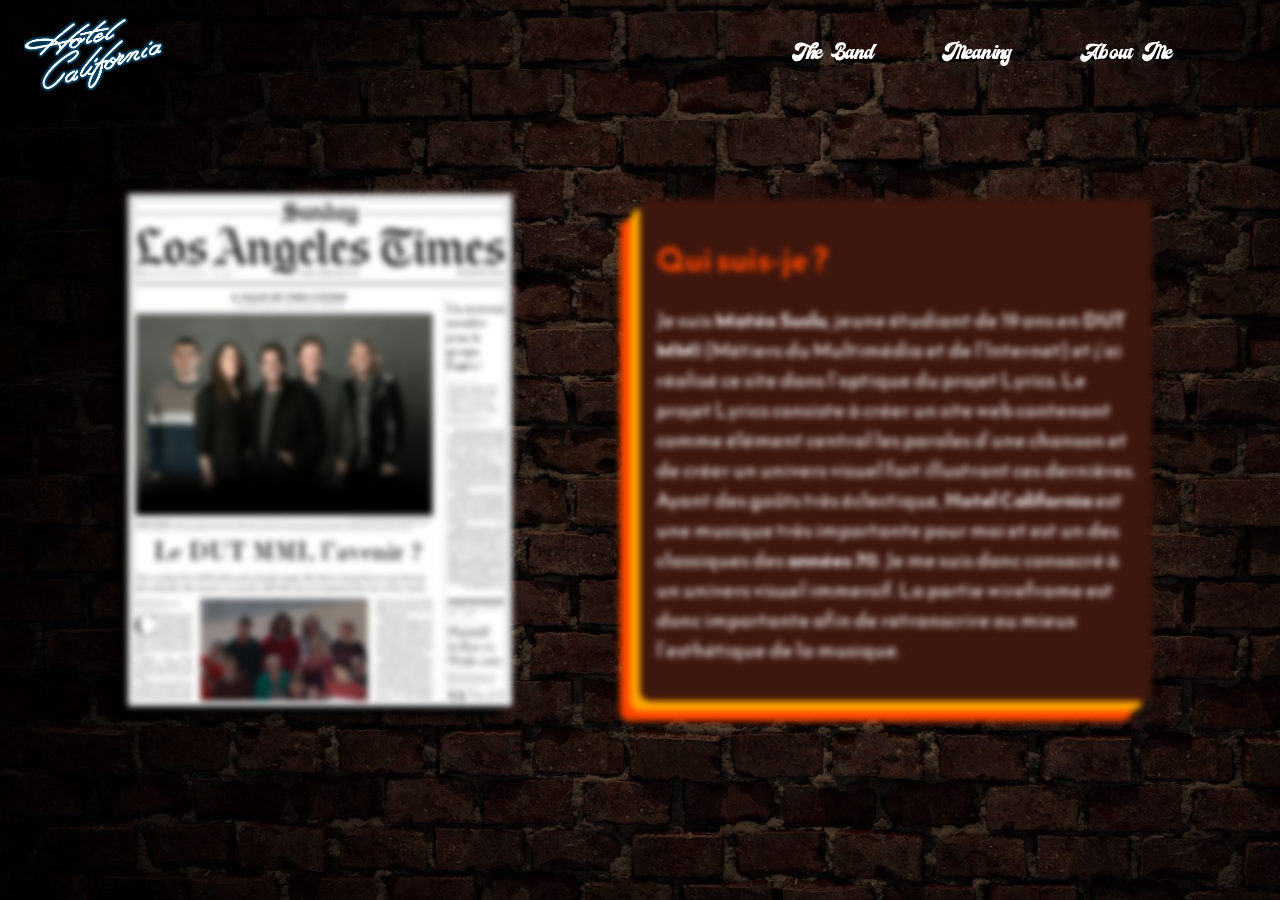
<file: pages/about.html>
<!DOCTYPE html>
<html lang="fr">

<head>
        <meta charset="UTF-8">
        <meta http-equiv="X-UA-Compatible" content="IE=edge">
        <meta name="viewport" content="width=device-width, initial-scale=1.0">
        <link rel="preconnect" href="https://fonts.gstatic.com">
        <link href="https://fonts.googleapis.com/css2?family=Reem+Kufi&display=swap" rel="stylesheet">
        <link rel="stylesheet" href="../assets/about.css">
        <link rel="stylesheet" href="../assets/navbar.css">
        <link rel="stylesheet" href="../assets/required.css">
    <link rel="shortcut icon" href="../medias/guitareAcc.png" type="image/x-icon">
        <title>Hotel California</title>
</head>

<body>
        <nav>
                <a href="../index.html#top"><img src="../medias/logo-california.png" alt="logo Hotel California"
                                id="logo"></a>
                <ul>
                        <li><a href="../pages/band.html">The Band</a></li>
                        <li><a href="../pages/meaning.html">Meaning</a></li>
                        <li><a href="#top">About Me</a></li>
                </ul>
        </nav>

        <div class="journal"></div>
        <div class="source">
                <h1>Sources :</h1>
                <ul>
                        <li><a href="https://eagles.com/media/photos"
                                        target="_blank">https://eagles.com/media/photos</a></li>
                        <li><a href="https://www.pexels.com/photo/close-up-of-wooden-plank-326311/"
                                        target="_blank">https://www.pexels.com/photo/close-up-of-wooden-plank-326311/</a>
                        </li>
                        <li><a href="https://www.ixxiyourworld.com/media/2403401/banana-leaf-pixels.jpg?mode=crop&width=562&height=415"
                                        target="_blank">https://www.ixxiyourworld.com/media/2403401/banana-leaf-pixels.jpg?mode=crop&width=562&height=415</a>
                        </li>
                        <li><a href="http://artisanducadre.com/wp-content/uploads/2012/04/DSC8819.jpg"
                                        target="_blank">http://artisanducadre.com/wp-content/uploads/2012/04/DSC8819.jpg</a>
                        </li>
                        <li><a href="https://thumbs.dreamstime.com/z/cloche-de-cl%C3%A9-et-de-r%C3%A9ception-d-h-tel-31975002.jpg"
                                        target="_blank">https://thumbs.dreamstime.com/z/cloche-de-cl%C3%A9-et-de-r%C3%A9ception-d-h-tel-31975002.jpg</a>
                        </li>
                        <li><a href="https://fr.kiosko.net/us/2017-02-19/np/latimes.html"
                                        target="_blank">https://fr.kiosko.net/us/2017-02-19/np/latimes.html</a></li>
                        <li><a href="https://unsplash.com/photos/KKWoXJyP28o"
                                        target="_blank">https://unsplash.com/photos/KKWoXJyP28o</a></li>
                        <li><a href="https://fr.freepik.com/photos-gratuite/texture-motif-mur-brique-rouge_2861780.htm"
                                        target="_blank">https://fr.freepik.com/photos-gratuite/texture-motif-mur-brique-rouge_2861780.htm</a>
                        </li>
                        <li><a href="https://www.youtube.com/watch?v=wL_JuPcuw84"
                                        target="_blank">https://www.youtube.com/watch?v=wL_JuPcuw84</a></li>
                </ul>
        </div>
        <div class="bgBlack"></div>


        <div class="aboutMe">
                <h1>Qui suis-je ?</h1>
                <p>Je suis <b>Matéo Suslu</b>, jeune étudiant de 19 ans en <b>DUT MMI</b> (Métiers du Multimédia et de
                        l’Internet) et j’ai réalisé ce site dans l’optique du projet Lyrics. Le projet Lyrics consiste à
                        créer un
                        site web contenant comme élément central les paroles d’une chanson et de créer un univers visuel
                        fort
                        illustrant ces dernières. Ayant des goûts très éclectique, <b>Hotel California</b> est une
                        musique très
                        importante pour moi et est un des classiques des <b>années 70</b>. Je me suis donc consacré à un
                        univers
                        visuel immersif. La partie wireframe est donc importante afin de retranscrire au mieux
                        l’esthétique de la
                        musique.</p>
        </div>


        <script src="../assets/appAbout.js"></script>
</body>

</html>
</file>
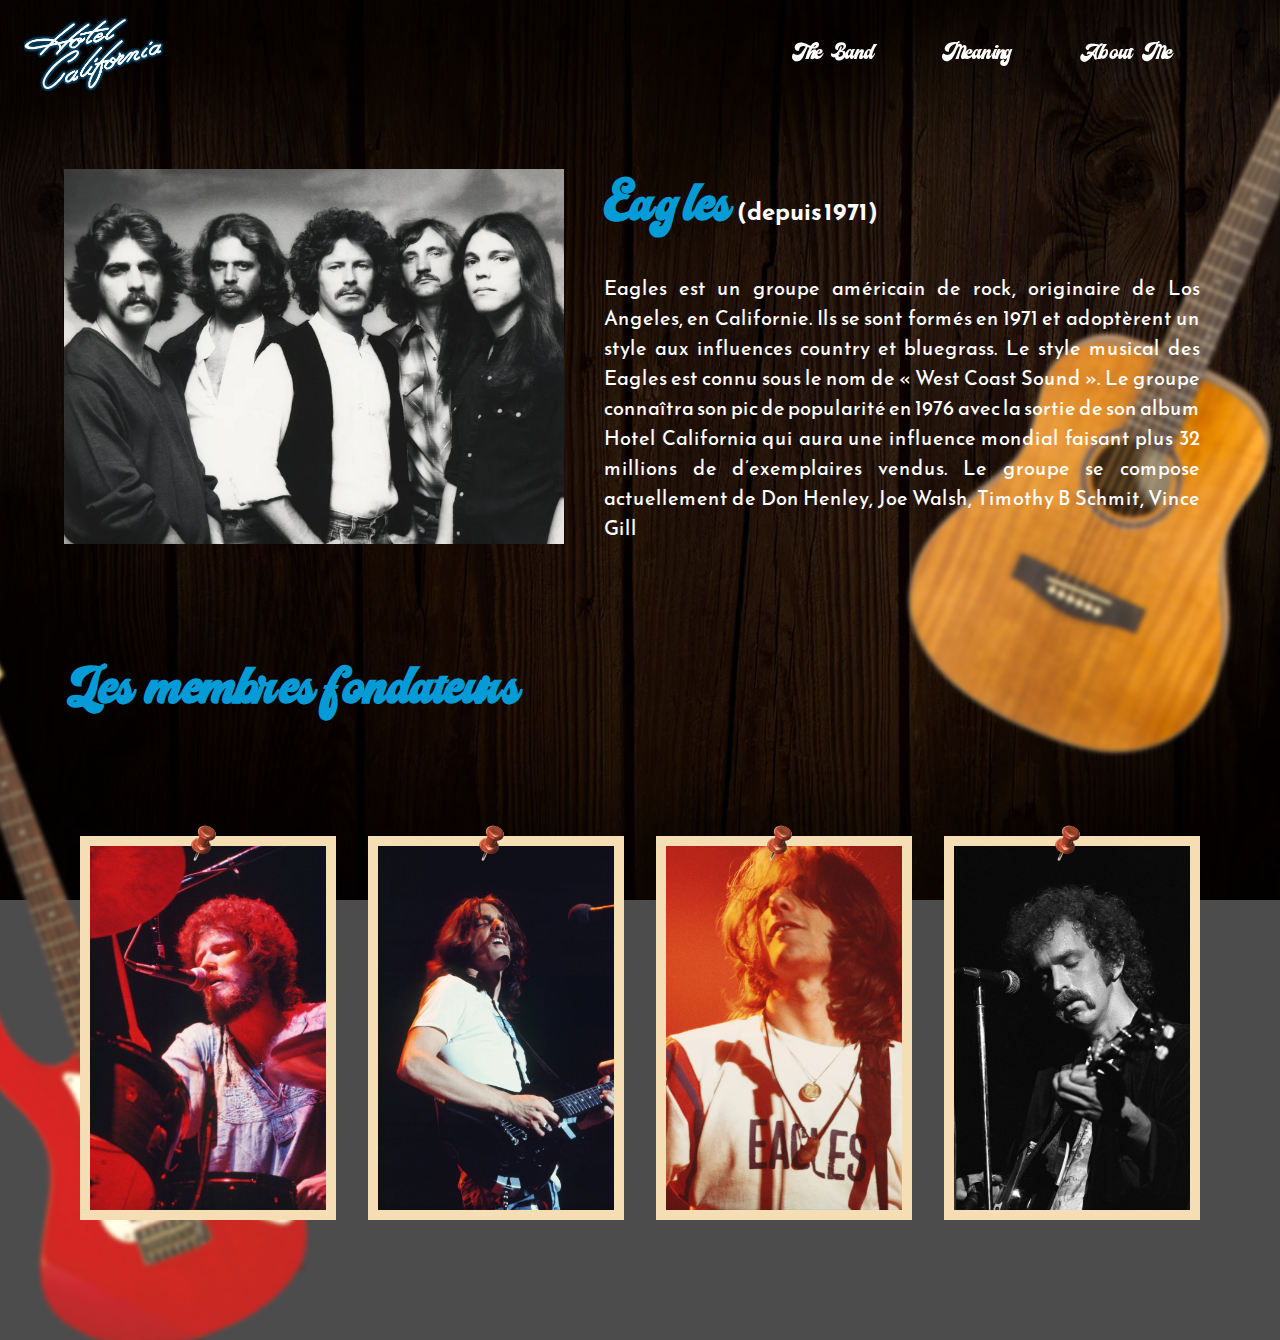
<file: pages/band.html>
<!DOCTYPE html>
<html lang="fr">

<head>
    <meta charset="UTF-8">
    <meta http-equiv="X-UA-Compatible" content="IE=edge">
    <meta name="viewport" content="width=device-width, initial-scale=1.0">
    <link rel="preconnect" href="https://fonts.gstatic.com">
    <link href="https://fonts.googleapis.com/css2?family=Reem+Kufi&display=swap" rel="stylesheet">
    <link rel="stylesheet" href="../assets/band.css">
    <link rel="stylesheet" href="../assets/navbar.css">
    <link rel="stylesheet" href="../assets/required.css">
    <link rel="shortcut icon" href="../medias/guitareAcc.png" type="image/x-icon">
    <title>Hotel California - The Band</title>
</head>

<body>
    <nav>
        <a href="../index.html#top"><img src="../medias/logo-california.png" alt="logo Hotel California" id="logo"></a>
        <ul>
            <li><a href="#top">The Band</a></li>
            <li><a href="../pages/meaning.html">Meaning</a></li>
            <li><a href="../pages/about.html">About Me</a></li>
        </ul>
    </nav>

    <div class="container">
        <section class="bandDescription">
            <img src="../medias/eaglesband.jpg" alt="Le groupe Eagles">
            <div>
                <h2><span>Ea&thinsp;gles</span> (depuis 1971)</h2>
                <p>Eagles est un groupe américain de rock, originaire de Los Angeles, en Californie. Ils se sont formés
                    en 1971 et adoptèrent un style aux influences country et bluegrass. Le style musical des Eagles est
                    connu sous le nom de « West Coast Sound ». Le groupe connaîtra son pic de popularité en 1976 avec la
                    sortie de son album Hotel California qui aura une influence mondial faisant plus 32 millions de
                    d’exemplaires vendus. Le groupe se compose actuellement de Don Henley, Joe Walsh, Timothy B Schmit,
                    Vince Gill</p>
            </div>
        </section>

        <section class="members navCheck">
            <h2>Les membres fondateurs</h2>
            <div class="imgList">
                <div id="don" style='--name: "Don Henley";'
                    data-texte="Donald Hugh Henley, né le 22 juillet 1947, est un musicien américain. Il est chanteur, batteur, guitariste, auteur-compositeur-interprète, producteur et membre fondateur des Eagles. Il a été le batteur et un des chanteurs du groupe de 1971 jusqu'à sa première dissolution en 1980. Il a repris ces fonctions pour la réunion en 1994">
                </div>
                <div id="glenn" style='--name: "Glenn Frey";'
                    data-texte="Glenn Lewis Frey, né le 6 novembre 1948 et mort le 18 janvier 2016, est un chanteur américain, guitariste, claviériste, auteur-compositeur-interprète, acteur et membre fondateur du groupe rock Eagles.">
                </div>
                <div id="randy" style='--name: "Randy Meisner";'
                    data-texte="Randy Herman Meisner est un bassiste et chanteur américain, né le 8 mars 1946, surtout connu comme membre fondateur du groupe rock The Eagles.">
                </div>
                <div id="bernie" style='--name: "Bernie Leadon";'
                    data-texte="Bernard Mathew Leadon III dit Bernie, né le 19 juillet 1947 à Minneapolis au Minnesota, est un musicien américain auteur-compositeur et membre fondateur des Eagles.">
                </div>
            </div>
            <p></p>
        </section>
    </div>

    <script src="../assets/appBand.js"></script>
</body>

</html>
</file>
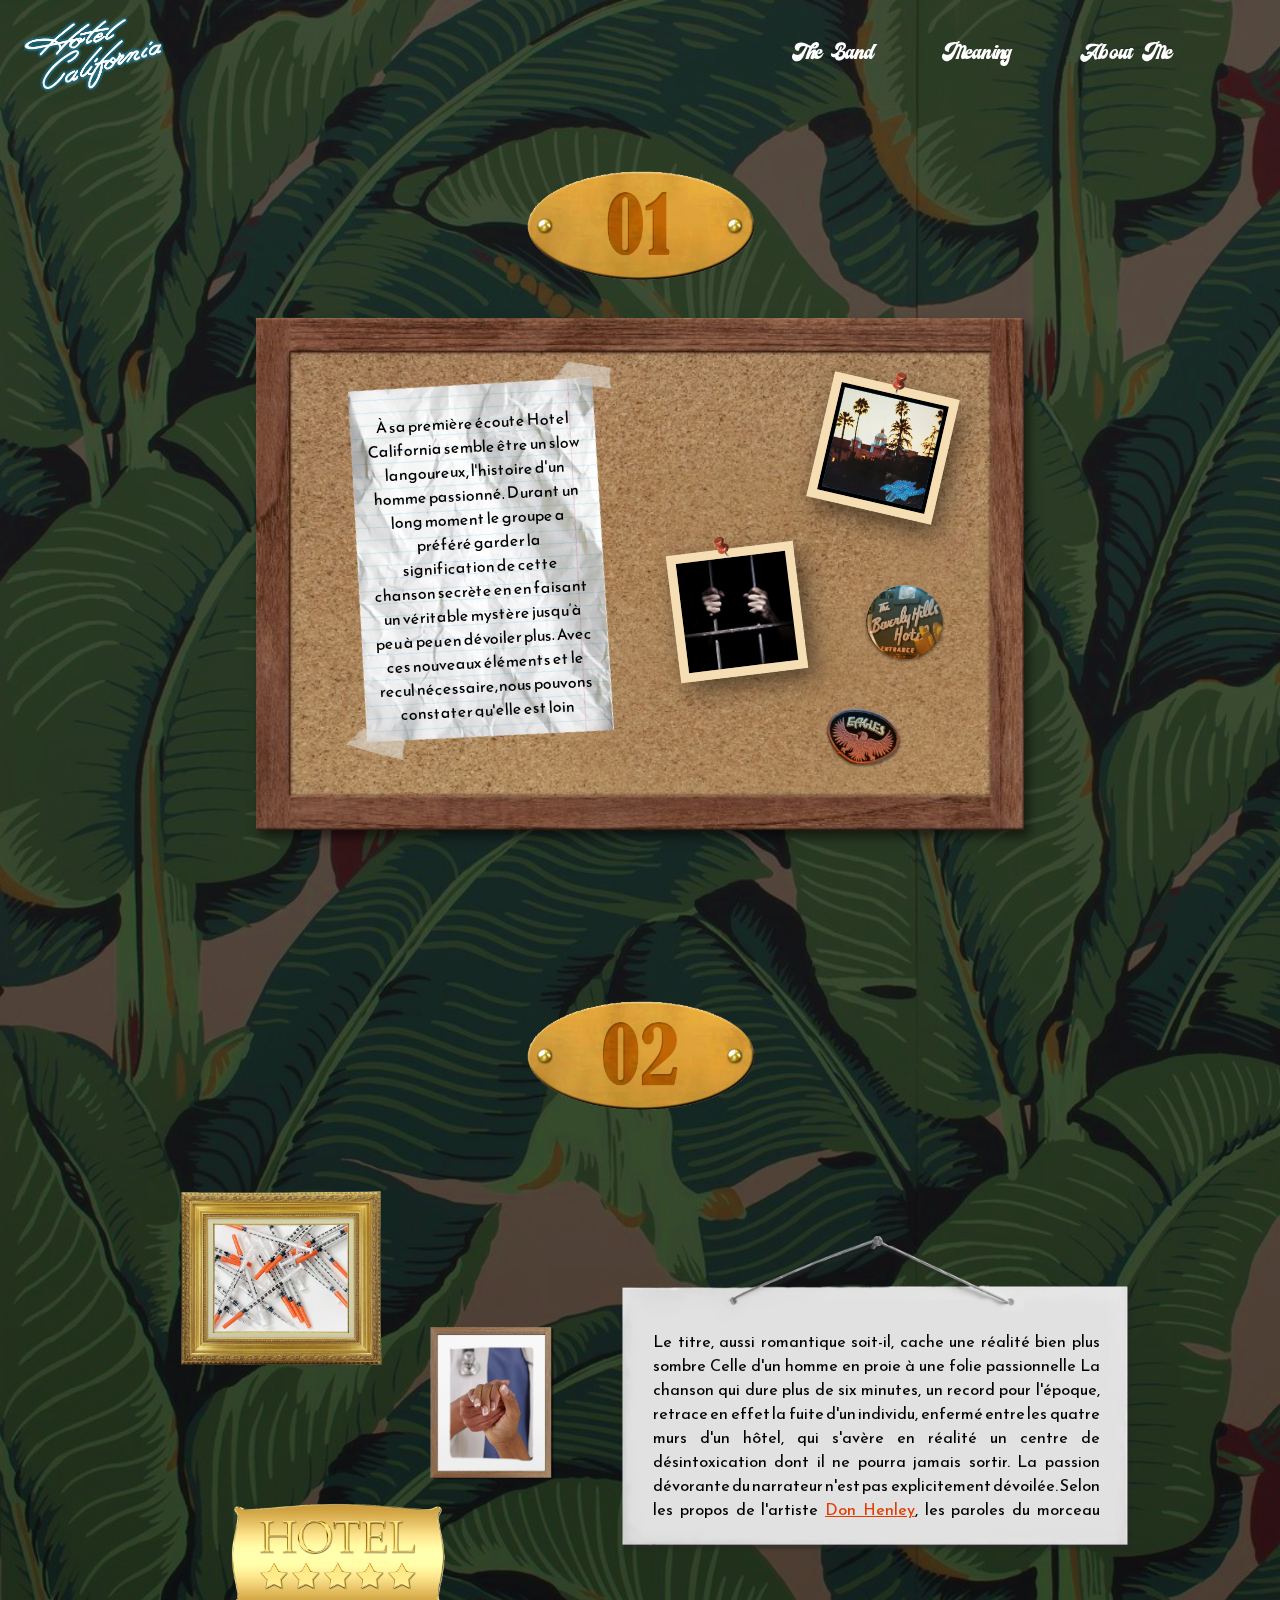
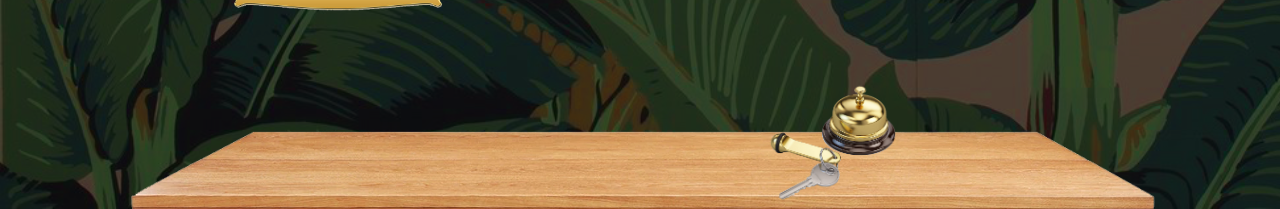
<file: pages/meaning.html>
<!DOCTYPE html>
<html lang="fr">
<head>
    <meta charset="UTF-8">
    <meta http-equiv="X-UA-Compatible" content="IE=edge">
    <meta name="viewport" content="width=device-width, initial-scale=1.0">
    <link rel="preconnect" href="https://fonts.gstatic.com">
    <link href="https://fonts.googleapis.com/css2?family=Reem+Kufi&display=swap" rel="stylesheet"> 
    <link rel="stylesheet" href="../assets/meaning.css">
    <link rel="stylesheet" href="../assets/navbar.css">
    <link rel="shortcut icon" href="../medias/guitareAcc.png" type="image/x-icon">
    <title>Hotel California - Meaning</title>
</head>
<body>
    <nav>
        <a href="../index.html#top"><img src="../medias/logo-california.png" alt="logo Hotel California" id="logo"></a>
        <ul>
            <li><a href="../pages/band.html">The Band</a></li>
            <li><a href="#top">Meaning</a></li>
            <li><a href="../pages/about.html">About Me</a></li>
        </ul>
    </nav>

    <div class="container">
        <img src="../medias/plaque1.png" alt="plaque de chambre d'hotel" id="plaque">
        <div class="board navCheck">
            <div class="albumCover"></div>
            <div class="jail"></div>
            <img src="../medias/hotelPins.png" alt="Pins du Beverly Hills Hotel" id="hotelPins">
            <img src="../medias/eaglesPatch.png" alt="Patch du groupe Eagles" id="eaglesPatch">
            <div class="pageBlanche"></div>
            <p>À sa première écoute Hotel California semble être un slow langoureux, l'histoire d'un homme passionné. Durant un long moment le groupe a préféré garder la signification de cette chanson secrète en en faisant un véritable mystère jusqu’à peu à peu en dévoiler plus. Avec ces nouveaux éléments et le recul nécessaire, nous pouvons constater qu'elle est loin d'être aussi innocente qu'elle y paraît. La chanson nous parle de l'impossibilité pour les jeunes musiciens de quitter le monde de la musique californienne. Prisonniers de cages dorées, ces artistes tombent dans la drogue et l'alcool. Eagles dénoncent une situation alors intenable pour les musiciens et critiquent le marché de la production californienne. Une position qui n'est pas évidente à l'époque et on comprend alors mieux la réticence du groupe à dévoiler les secrets de cette chanson.</p>
        </div>

        <img src="../medias/plaque2.png" alt="plaque de chambre d'hotel" id="plaque">
        <div class="cadres">
            <div class="tableauBlanc">
                <p>Le titre, aussi romantique soit-il, cache une réalité bien plus sombre Celle d'un homme en proie à une folie passionnelle La chanson qui dure plus de six minutes, un record pour l'époque, retrace en effet la fuite d'un individu, enfermé entre les quatre murs d'un hôtel, qui s'avère en réalité un centre de désintoxication dont il ne pourra jamais sortir. La passion dévorante du narrateur n'est pas explicitement dévoilée. Selon les propos de l'artiste <a href="../pages/band.html">Don Henley</a>, les paroles du morceau <i>«reflètent parfaitement l'esprit de l'époque, qui était une période de grand excès en Californie et dans le milieu de la musique»</i>. Tout au long de la mélodie, ces addictions sont omniprésentes. En effet, l'artiste évoque dans le premier couplet <i>«la senteur tiède des colitas»</i> (petits bourgeons), qui sont des joints de marijuana au Mexique. Plus loin dans le morceau, le terme <i>«steely knives»</i> (couteaux d'acier) ferait référence aux aiguilles de seringues. On y voit plusieurs références à l’alcool par rapport au narrateur : <i>«Please bring me my wine() / We haven't had that spirit here since 1969»</i> («Apportez-moi mon vin s'il vous plaît() / Nous n'avons plus cet alcool depuis 1969»). La chanson finit par : <i>«You can check out any time you like/ But you can never leave»</i> («Tu peux quitter l'hôtel quand tu veux/ Mais tu ne pourras jamais partir») Accentuant encore plus l’impossibilité de sortir de cet endroit. En définitif la chanson Hotel California des Eagles incarne véritablement l'esprit libertaire de toute une époque.</p>
            </div>
            <img src="../medias/cadre1.png" alt="Cadre photo de seringues" id="cadre1">
            <img src="../medias/cadre2.png" alt="Cadre photo de mains" id="cadre2">
            <img src="../medias/plaqueHotel.png" alt="plaque en or" id="plaqueHotel">
        </div>

        <div class="cloche"></div>
    </div>

    

    <script src="../assets/appMeaning.js"></script>
</body>
</html>
</file>
<file: assets/about.css>
body {
    position: relative;
    background-color: rgba(8, 4, 0, 0.7);
    background-image: url(../medias/walltexture.jpg);
    background-size: cover;
    background-repeat: no-repeat;
    background-blend-mode: overlay;
    /* background-attachment: fixed; */
    min-height: 100vh;
    display: flex;
    flex-direction: row;
    justify-content: space-evenly;
    align-items: center;
}

body.active * {
    pointer-events: none;
}

.source {
    position: absolute;
    right: 2%;
    top: 6%;
    z-index: 100;
    display: none;
    width: 30vw;
    height: 80vh;
    color: white;
    padding: 1rem;
    overflow: auto;
}

.source a {
    color: orangered;
}

.source li {
    margin: 20px 0;
}

body.active .source {
    pointer-events: initial;
    display: initial;
}

body.active .source a {
    pointer-events: initial;
}

.bgBlack {
    position: absolute;
    z-index: 99;
    top: 0;
    left: 0;
    width: 100%;
    min-height: 100vh;
    height: auto;
    background-color: rgba(0, 0, 0, 0.8);
    -webkit-backdrop-filter: blur(3px);
    backdrop-filter: blur(3px);
    display: none;
}

body.active .bgBlack {
    display: initial;
}

.journal {
    width: 30vw;
    height: 40vw;
    cursor: pointer;
    border: solid 5px whitesmoke;
    background-image: url(../medias/journal.png);
    background-size: cover;
    background-repeat: no-repeat;
    box-shadow: -10px 10px 10px black;
    -webkit-filter: blur(3px);
    filter: blur(3px);
    transition: all 0.25s ease;
}

.journal:hover {
    -webkit-filter: blur(0px);
    filter: blur(0px);
    transform: translateY(-20px);
}

body.active .journal {
    pointer-events: all;
    position: relative;
    z-index: 100;
    left: 25%;
    top: 50%;
    -webkit-filter: none;
    filter: none;
    transform: scale(1.1);
}

.aboutMe {
    color: white;
    width: 40%;
    max-height: 70vh;
    box-shadow: -10px 10px orange, -20px 20px orangered;
    border-radius: 10px;
    background-color: rgb(61, 22, 13);
    padding: 1rem;
    -webkit-filter: blur(3px);
    filter: blur(3px);
    overflow: auto;
    transition: all 0.1s ease;
}

.aboutMe:hover {
    -webkit-filter: blur(0px);
    filter: blur(0px);
}

.aboutMe p {
    font-size: 1.25rem;
}

.aboutMe h1 {
    color: orangered;
}
</file>
<file: assets/navbar.css>
nav {
    position: fixed;
    top: 0;
    width: 100%;
    height: 110px;
    display: flex;
    flex-direction: row;
    justify-content: space-between;
    align-items: center;
    padding: 1.5rem;
    z-index: 10;
    background-position: center;
    background-blend-mode: multiply;
    transition: border-bottom 0.25s ease;
    font-family: "Vignettic", sans-serif;
}

nav img {
    width: 140px;
}

nav ul {
    padding: 0;
    margin-right: 50px;
    display: flex;
    flex-direction: row;
    justify-content: space-between;
    align-items: flex-start;
}

nav li {
    font-size: 1rem;
    list-style: none;
    margin: 2rem;
}

nav a {
    display: flex;
    justify-content: center;
    align-items: center;
    position: relative;
    text-decoration: none;
    color: white;
    font-size: 1.25rem;
    transition: all 0.25s ease;
}

nav ul a::before {
    content: '';
    position: absolute;
    bottom: -10%;
    width: 0%;
    height: 3px;
    border-radius: 50px;
    background-color: orangered;
    opacity: 0;
    transition: all 0.25s ease-out;
}

nav ul a:hover::before {
    width: 100%;
    opacity: 1;
}

nav ul a:hover {
    color: orangered;
}
</file>
<file: assets/required.css>
@font-face {
    font-family: "California";
    src: url("../fonts/California.woff2") format("woff2"),
        url("../fonts/California.woff") format("woff"),
        url("../fonts/California.otf") format("opentype"),
        url("../fonts/California.ttf") format("truetype");
}

@font-face {
    font-family: "The Bambank Script";
    src: url("../fonts/The\ Bambank\ Script.woff2") format("woff2"),
        url("../fonts/The\ Bambank\ Script.woff") format("woff"),
        url("../fonts/The\ Bambank\ Script.otf") format("opentype"),
        url("../fonts/The\ Bambank\ Script.ttf") format("truetype");
}

@font-face {
    font-family: "Vignettic";
    src: url("../fonts/Vignettic.woff2") format("woff2"),
        url("../fonts/Vignettic.woff") format("woff"),
        url("../fonts/Vignettic.otf") format("opentype"),
        url("../fonts/Vignettic.ttf") format("truetype");
}


*,
*::before,
*::after {
    box-sizing: border-box;
}

::-webkit-scrollbar {
    width: 15px;
    background: #111;
    width: 10px;
}

::-webkit-scrollbar-thumb {
    background-color: #fff;
    border-radius: 50px;
}

::-webkit-scrollbar-thumb:hover {
    background-color: orangered;
}

* {
    scrollbar-color: #fff #111;
    scrollbar-width: thin;
}

html {
    scrollbar-color: white #111;
    scrollbar-width: thin;
    scroll-behavior: smooth;
    overflow-x: hidden;
}

body {
    margin: 0;
    font-family: "Reem Kufi", sans-serif;
}

.player {
    position: fixed;
    z-index: 11;
    bottom: 0;
    right: 0;
    margin: 20px;
    display: flex;
    justify-content: center;
    align-items: center;
}

.player:focus {
    outline: none;
}
</file>
<file: assets/band.css>
.container {
    position: relative;
    background-color: rgba(0, 0, 0, 0.7);
    background-image: url(../medias/woodTexture.jpg);
    background-size: cover;
    background-repeat: no-repeat;
    background-blend-mode: overlay;
    background-attachment: fixed;
    min-height: 100vh;
    display: flex;
    flex-direction: column;
    justify-content: center;
    align-items: center;
    overflow: hidden;
}

.container::before {
    content: '';
    position: absolute;
    top: 0%;
    right: -20%;
    z-index: 0;
    height: 56vw;
    width: 55vw;
    -webkit-filter: blur(2px) sepia(30%) saturate(150%);
    filter: blur(2px) sepia(30%) saturate(150%);
    background-image: url(../medias/guitareAcc.png);
    background-size: cover;
    transform: rotateZ(-20deg);
}

.container::after {
    content: '';
    position: absolute;
    top: 40%;
    left: -15%;
    z-index: 0;
    height: 65vw;
    width: 40vw;
    -webkit-filter: blur(2px) sepia(30%) saturate(150%);
    filter: blur(2px) sepia(30%) saturate(150%);
    background-image: url(../medias/guitareElec.png);
    background-size: cover;
    background-position: center;
    transform: rotateZ(-20deg);
}

section {
    position: relative;
    z-index: 1;
    width: 90%;
    margin-top: 150px;
    color: white;
    display: flex;
    justify-content: center;
    align-items: center;
}

.bandDescription div {
    max-height: 60vh;
    overflow: auto;
    padding: 0 1rem;
}

.bandDescription img {
    float: left;
    width: 500px;
    margin-right: 1.5rem;
}

.bandDescription span {
    font-size: 3rem;
    font-family: "Vignettic", sans-serif;
    color: #049BD7;
}

.bandDescription p {
    text-align: justify;
    font-size: 1.25rem;
}

.members {
    margin-top: 50px;
    flex-direction: column;
    align-items: start;
}

.members h2 {
    margin-bottom: 100px;
    font-size: 3rem;
    font-family: "Vignettic", sans-serif;
    color: #049BD7;
}

.imgList {
    width: 100%;
    height: 30vw;
    display: flex;
    justify-content: space-between;
    align-items: center;
    margin-bottom: 50px;
}

.imgList div {
    position: relative;
    margin: 1rem;
    width: 100%;
    height: 100%;
    border: solid wheat 10px;
    transition: all 0.25s ease;
}

.imgList div::after {
    content: '';
    position: absolute;
    z-index: 2;
    top: -10%;
    left: 50%;
    transform: translateX(-50%);
    width: 20%;
    height: 20%;
    -webkit-filter: sepia(40%);
    filter: sepia(40%);
    background-image: url(../medias/pins.png);
    background-size: cover;
    background-position: center;
    transition: all 0.25s ease;
}

.imgList div::before {
    content: var(--name);
    position: absolute;
    font-size: 1.5vw;
    text-align: center;
    color: black;
    font-family: "California", sans-serif;
    z-index: 2;
    top: 101%;
    left: 50%;
    transform: translateX(-50%);
    width: 100%;
    opacity: 0;
    transition: all 0.25s ease;
}

.imgList div:hover {
    border-bottom: solid wheat 3vw;
    transform: scale(1.1);
    box-shadow: 5px 5px 20px black;
}

.imgList div:hover:after {
    top: -15%;
    left: 60%;
    transform: translateX(-50%) scale(.75);
}

.imgList div:hover:before {
    opacity: 1;
}

#don {
    background-image: url(../medias/donHenley.jpg);
    background-size: cover;
    background-position: center;
}

#glenn {
    background-image: url(../medias/glennFrey.jpg);
    background-size: cover;
    background-position: center;
}

#randy {
    background-image: url(../medias/randyMeisner.jpg);
    background-size: cover;
    background-position: center;
}

#bernie {
    background-image: url(../medias/bernieLeadon.jpg);
    background-size: cover;
    background-position: center;
}

.members p {
    padding: 1rem;
    font-size: 1.2rem;
    width: 100%;
    background-color: rgba(0, 0, 0, 0);
}
</file>
<file: assets/meaning.css>
@font-face {
    font-family: "California";
    src: url("../fonts/California.woff2") format("woff2"),
        url("../fonts/California.woff") format("woff"),
        url("../fonts/California.otf") format("opentype"),
        url("../fonts/California.ttf") format("truetype");
}

@font-face {
    font-family: "The Bambank Script";
    src: url("../fonts/The\ Bambank\ Script.woff2") format("woff2"),
        url("../fonts/The\ Bambank\ Script.woff") format("woff"),
        url("../fonts/The\ Bambank\ Script.otf") format("opentype"),
        url("../fonts/The\ Bambank\ Script.ttf") format("truetype");
}

@font-face {
    font-family: "Vignettic";
    src: url("../fonts/Vignettic.woff2") format("woff2"),
        url("../fonts/Vignettic.woff") format("woff"),
        url("../fonts/Vignettic.otf") format("opentype"),
        url("../fonts/Vignettic.ttf") format("truetype");
}


*,
*::before,
*::after {
    box-sizing: border-box;
}

::-webkit-scrollbar {
    width: 15px;
    background: #111;
    width: 10px;
}

::-webkit-scrollbar-thumb {
    background-color: #fff;
    border-radius: 50px;
}

::-webkit-scrollbar-thumb:hover {
    background-color: orangered;
}

body *::-webkit-scrollbar {
    width: 15px;
    background: transparent;
    width: 10px;
}

body *::-webkit-scrollbar-thumb {
    background-color: #111;
    border-radius: 50px;
}

body *::-webkit-scrollbar-thumb:hover {
    background-color: orangered;
}

* {
    scrollbar-color: #111 #fff;
    scrollbar-width: thin;
}

html {
    scrollbar-color: white #111;
    scrollbar-width: thin;
    scroll-behavior: smooth;
    overflow-x: hidden;
}

body {
    margin: 0;
    font-family: "Reem Kufi", sans-serif;
}


.container {
    position: relative;
    background-color: rgba(8, 4, 0, 0.7);
    background-image: url(../medias/hotelWall.jpg);
    background-size: cover;
    background-repeat: no-repeat;
    background-blend-mode: overlay;
    /* background-attachment: fixed; */
    min-height: 100vh;
    display: flex;
    flex-direction: column;
    justify-content: center;
    align-items: center;
}

.container::before {
    position: absolute;
    bottom: 0;
    content: '';
    width: 100%;
    height: 10vw;
    background-image: url(../medias/bureau.png);
    background-size: cover;
    background-position: 0 25%;
}

.cloche {
    position: absolute;
    cursor: pointer;
    bottom: 0;
    right: 30%;
    content: '';
    width: 10vw;
    height: 10vw;
    background-image: url(../medias/clocheKey.png);
    background-size: cover;
    background-position: center;
}

#plaque {
    width: 20vw;
    margin-bottom: -3vw;
    margin-top: 100px;
    -webkit-filter: saturate(120%);
    filter: saturate(120%);
}

.board {
    position: relative;
    z-index: 1;
    height: 40vw;
    width: 60%;
    background-image: url(../medias/tableauLiege.png);
    background-size: cover;
    background-repeat: no-repeat;
    box-shadow: 5px 7px 10px rgba(0, 0, 0, 0.5);
}

.albumCover {
    position: absolute;
    z-index: 2;
    top: 13%;
    right: 10%;
    width: 10vw;
    height: 10vw;
    background-image: url(../medias/albumCover.jpg);
    background-size: cover;
    background-repeat: no-repeat;
    border: solid wheat .75vw;
    box-shadow: 7px 10px 25px rgba(0, 0, 0, 0.5);
    transform: rotateZ(13deg);
}

.albumCover::after {
    content: '';
    position: absolute;
    z-index: 3;
    top: -22%;
    right: 50%;
    width: 40%;
    height: 40%;
    -webkit-filter: sepia(40%);
    filter: sepia(40%);
    background-image: url(../medias/pins.png);
    background-size: cover;
    background-position: center;
    transition: all 0.25s ease;
    transform: rotateZ(-20deg) translateX(65%);

}

.jail {
    position: absolute;
    z-index: 2;
    top: 45%;
    right: 29%;
    width: 10vw;
    height: 10vw;
    background-image: url(../medias/prison.jpg);
    background-size: cover;
    background-repeat: no-repeat;
    background-position: center;
    border: solid wheat .75vw;
    box-shadow: 7px 10px 25px rgba(0, 0, 0, 0.5);
    transform: rotateZ(-7deg);
}

.jail:after {
    content: '';
    position: absolute;
    z-index: 3;
    top: -12%;
    right: 50%;
    width: 40%;
    height: 40%;
    -webkit-filter: sepia(40%);
    filter: sepia(40%);
    background-image: url(../medias/pins.png);
    background-size: cover;
    background-position: center;
    transition: all 0.25s ease;
    transform: rotateZ(-50deg) translateX(65%);
}

#hotelPins {
    position: absolute;
    z-index: 2;
    bottom: 32%;
    right: 10%;
    width: 7vw;
    height: 7vw;
    transform: rotateZ(6deg);
}


.pageBlanche {
    position: absolute;
    z-index: 2;
    top: 5%;
    left: 10%;
    width: 24vw;
    height: 35vw;
    background-image: url(../medias/pageBlanche.png);
    background-size: cover;
    background-repeat: no-repeat;
    background-position: center;
    transform: rotateZ(-8deg);

}

#eaglesPatch {
    position: absolute;
    z-index: 2;
    bottom: 12%;
    right: 16%;
    width: 6vw;
    height: 5vw;
}

.pageBlanche:after {
    content: '';
    position: absolute;
    z-index: 3;
    top: 8%;
    right: 0%;
    width: 20%;
    height: 5%;
    background-image: url(../medias/Sticker.png);
    background-size: cover;
    background-position: center;
    transition: all 0.25s ease;
    transform: rotateZ(18deg);
}

.pageBlanche:before {
    content: '';
    position: absolute;
    z-index: 3;
    bottom: 12%;
    left: -3%;
    width: 20%;
    height: 5%;
    background-image: url(../medias/Sticker.png);
    background-size: cover;
    background-position: center;
    transition: all 0.25s ease;
    transform: rotateZ(25deg);
}

.board p {
    position: absolute;
    top: 15%;
    left: 15%;
    z-index: 3;
    width: 17vw;
    height: 24vw;
    text-align: center;
    transform: rotateZ(-3deg);
    mix-blend-mode: multiply;
    overflow: auto;
}

.cadres {
    position: relative;
    z-index: 1;
    height: 40vw;
    width: 80%;
    margin-bottom: 150px;
}

.tableauBlanc {
    position: absolute;
    width: 55%;
    height: 70%;
    top: 50%;
    right: 0;
    transform: translateY(-50%);
    background-image: url(../medias/tableauBlanc.png);
    background-size: cover;
    background-position: center;
}

.cadres p {
    position: absolute;
    top: 50%;
    left: 51%;
    transform: translate(-50%, -50%);
    z-index: 3;
    width: 85%;
    height: 16.5vw;
    text-align: justify;
    mix-blend-mode: multiply;
    overflow: auto;
    padding: 1rem;
}

#cadre1 {
    position: absolute;
    z-index: 2;
    top: 8%;
    left: 5%;
    width: 20%;
}

#cadre2 {
    position: absolute;
    z-index: 2;
    top: 35%;
    left: 28%;
    width: 15%;
}

#plaqueHotel {
    position: absolute;
    z-index: 2;
    bottom: 5%;
    left: 8%;
    width: 25%;
    -webkit-filter: saturate(200%) sepia(30%);
    filter: saturate(200%) sepia(30%);
}

.container a {
    color: orangered;
}

.container a:visited {
    color: orangered;
}
</file>
